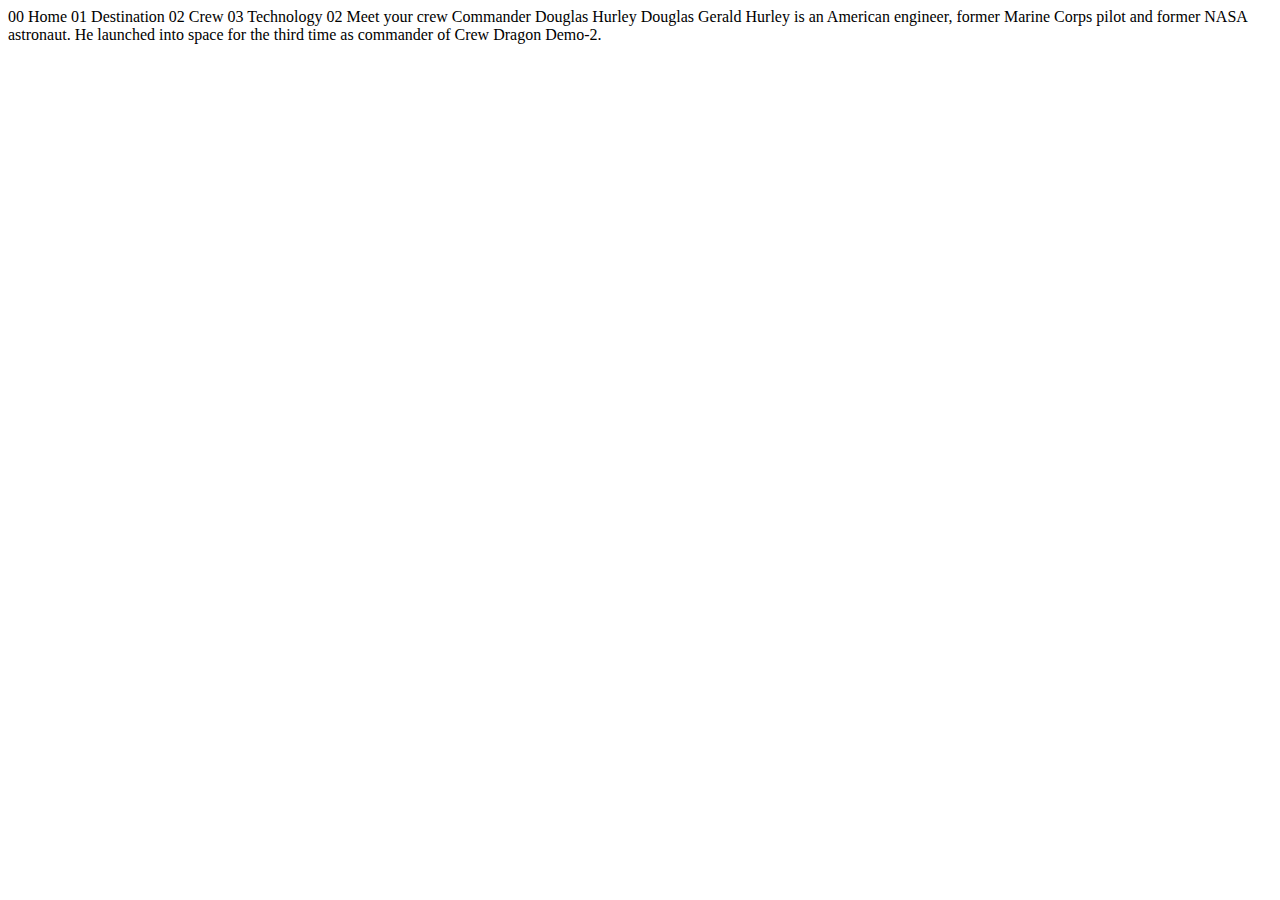
<file: crew-commander.html>
<!DOCTYPE html>
<html lang="en">
<head>
  <meta charset="UTF-8">
  <meta name="viewport" content="width=device-width, initial-scale=1.0">

  <link rel="icon" type="image/png" sizes="32x32" href="./assets/favicon-32x32.png">
  
  <title>Frontend Mentor | Space tourism website</title>
</head>
<body>

  00 Home
  01 Destination
  02 Crew
  03 Technology

  02 Meet your crew

  Commander
  Douglas Hurley

  Douglas Gerald Hurley is an American engineer, former Marine Corps pilot 
  and former NASA astronaut. He launched into space for the third time as 
  commander of Crew Dragon Demo-2.
</body>
</html>
</file>
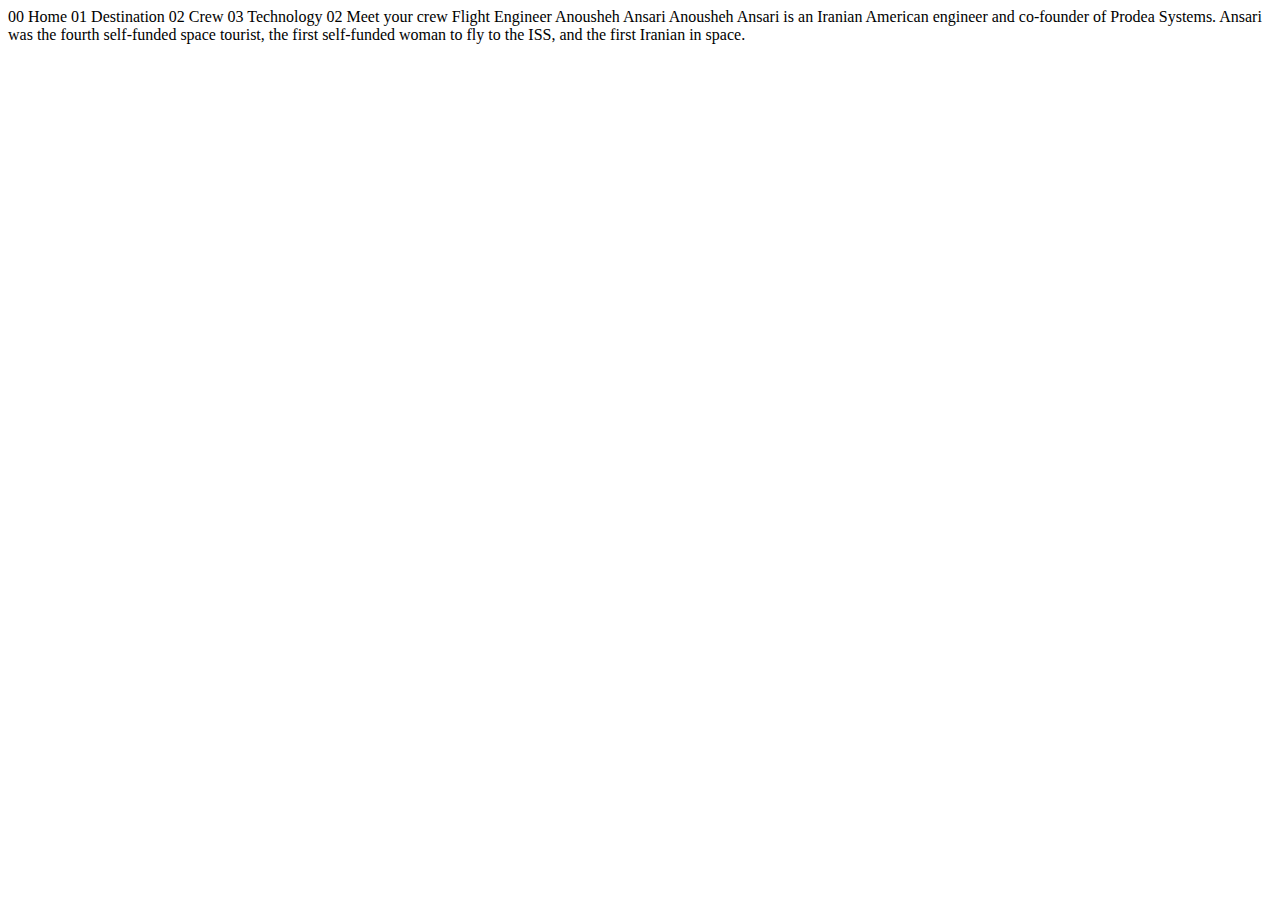
<file: crew-engineer.html>
<!DOCTYPE html>
<html lang="en">
<head>
  <meta charset="UTF-8">
  <meta name="viewport" content="width=device-width, initial-scale=1.0">

  <link rel="icon" type="image/png" sizes="32x32" href="./assets/favicon-32x32.png">
  
  <title>Frontend Mentor | Space tourism website</title>
</head>
<body>

  00 Home
  01 Destination
  02 Crew
  03 Technology

  02 Meet your crew

  Flight Engineer
  Anousheh Ansari

  Anousheh Ansari is an Iranian American engineer and co-founder of Prodea Systems. 
  Ansari was the fourth self-funded space tourist, the first self-funded woman to 
  fly to the ISS, and the first Iranian in space. 
</body>
</html>
</file>
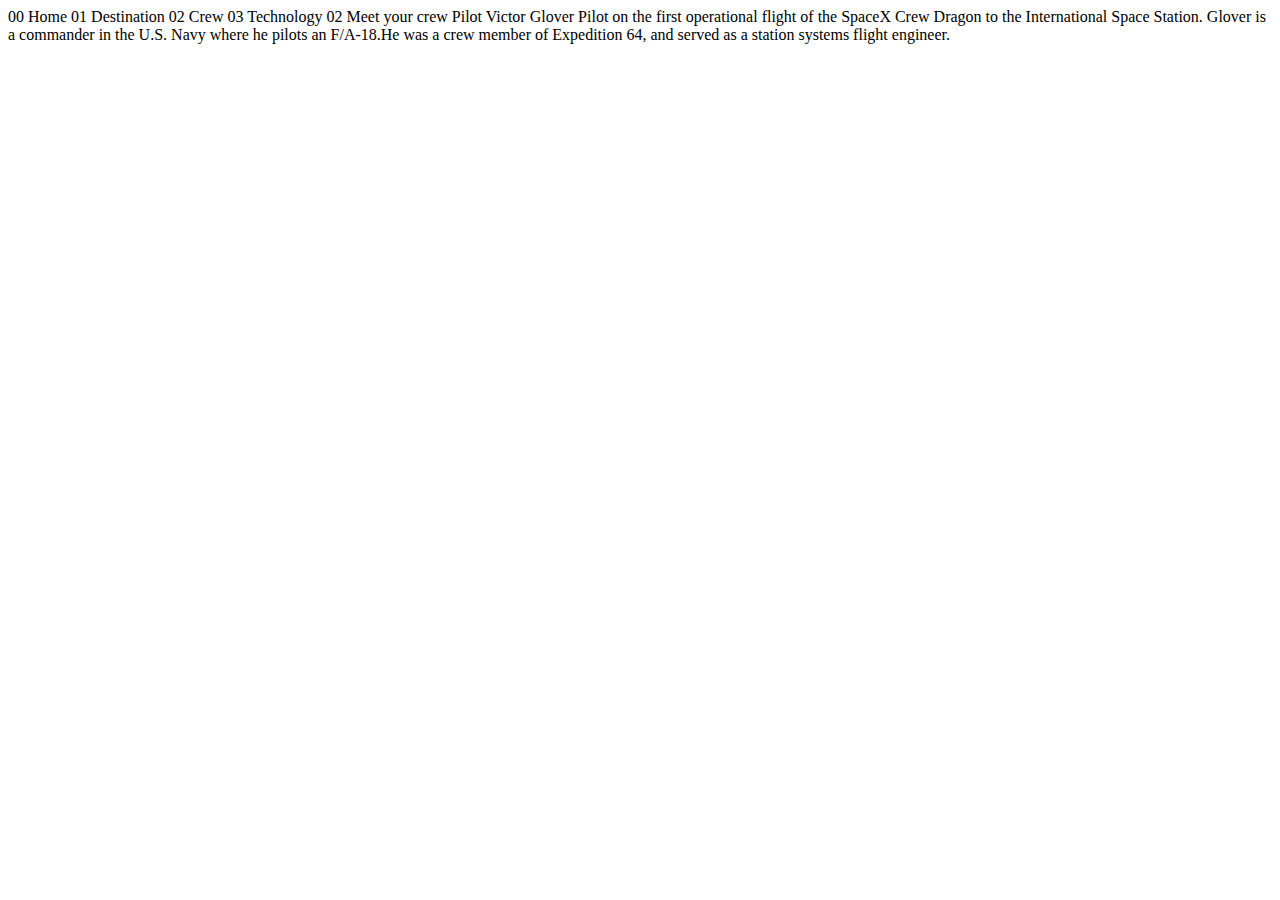
<file: crew-pilot.html>
<!DOCTYPE html>
<html lang="en">
<head>
  <meta charset="UTF-8">
  <meta name="viewport" content="width=device-width, initial-scale=1.0">

  <link rel="icon" type="image/png" sizes="32x32" href="./assets/favicon-32x32.png">
  
  <title>Frontend Mentor | Space tourism website</title>
</head>
<body>

  00 Home
  01 Destination
  02 Crew
  03 Technology

  02 Meet your crew

  Pilot
  Victor Glover

  Pilot on the first operational flight of the SpaceX Crew Dragon to the 
  International Space Station. Glover is a commander in the U.S. Navy where 
  he pilots an F/A-18.He was a crew member of Expedition 64, and served as a 
  station systems flight engineer. 
</body>
</html>
</file>
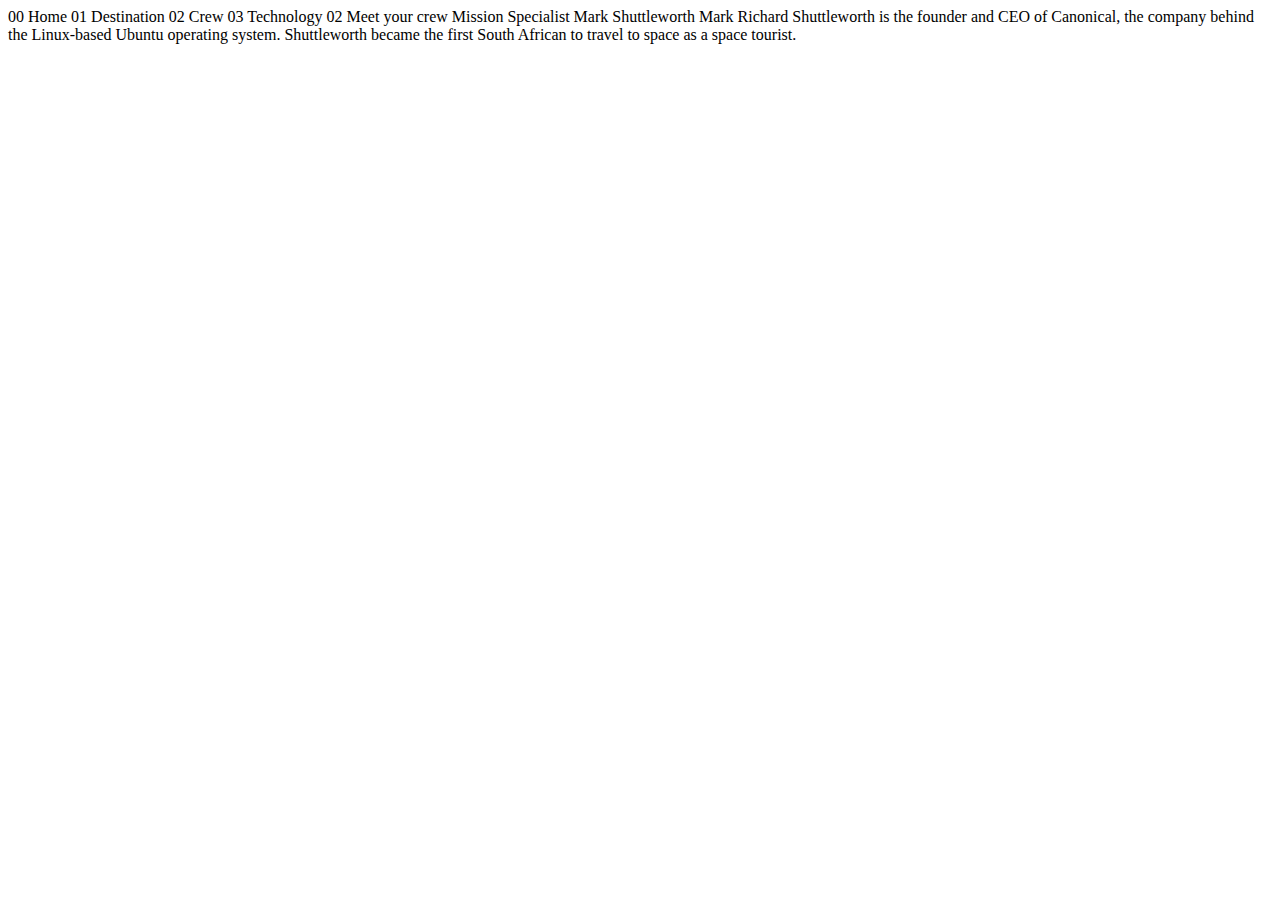
<file: crew-specialist.html>
<!DOCTYPE html>
<html lang="en">
<head>
  <meta charset="UTF-8">
  <meta name="viewport" content="width=device-width, initial-scale=1.0">

  <link rel="icon" type="image/png" sizes="32x32" href="./assets/favicon-32x32.png">
  
  <title>Frontend Mentor | Space tourism website</title>
</head>
<body>

  00 Home
  01 Destination
  02 Crew
  03 Technology

  02 Meet your crew

  Mission Specialist
  Mark Shuttleworth

  Mark Richard Shuttleworth is the founder and CEO of Canonical, the company behind 
  the Linux-based Ubuntu operating system. Shuttleworth became the first South 
  African to travel to space as a space tourist.
</body>
</html>
</file>
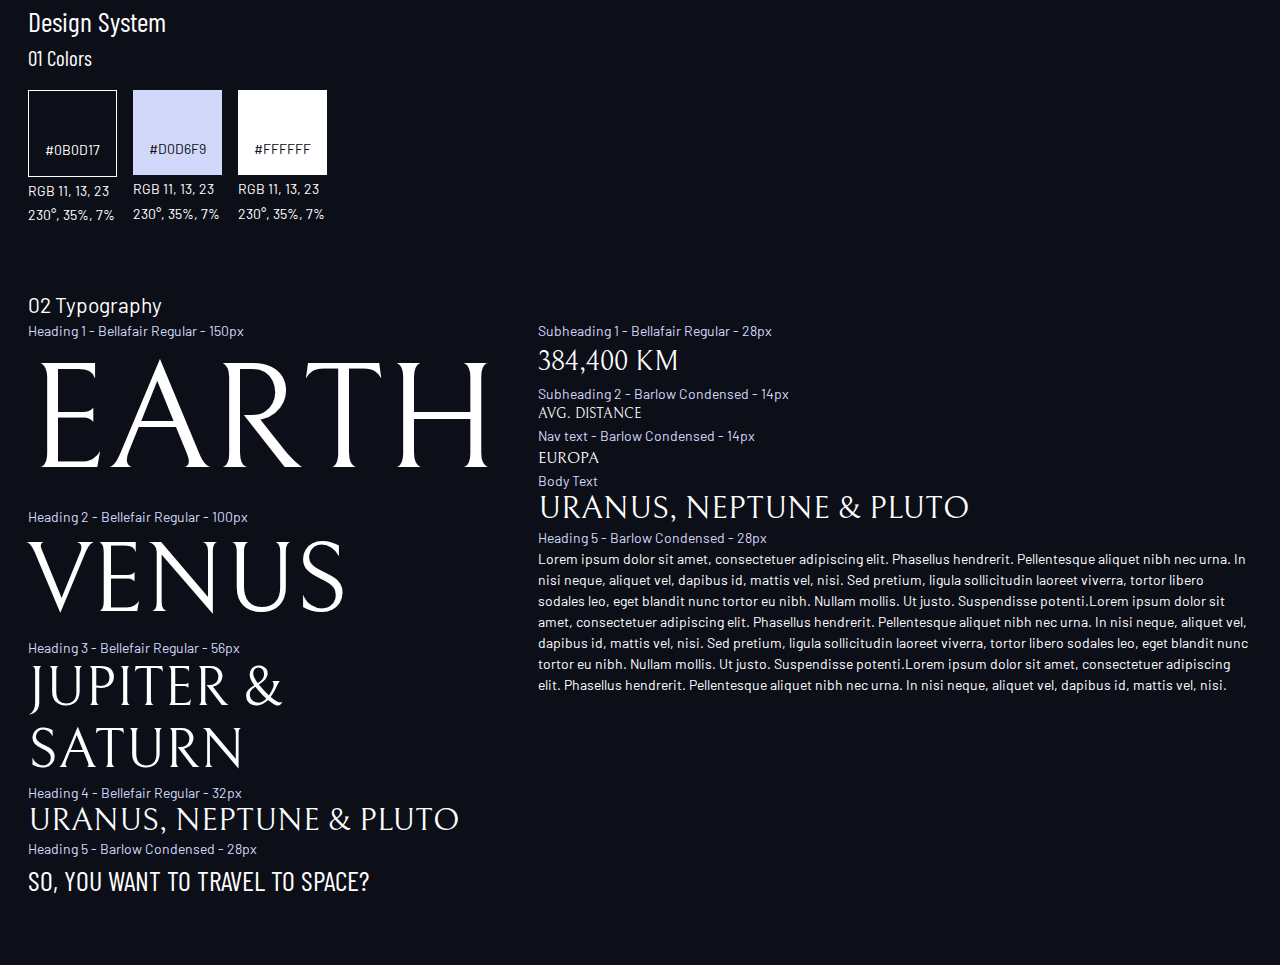
<file: design-system.html>
<!DOCTYPE html>
<html lang="en">

<head>
    <meta charset="UTF-8">
    <meta name="viewport" content="width=device-width, initial-scale=1.0">
    <title>Design System</title>
    <link rel="preconnect" href="https://fonts.googleapis.com">
    <link rel="preconnect" href="https://fonts.gstatic.com" crossorigin>
    <link
        href="https://fonts.googleapis.com/css2?family=Barlow+Condensed:wght@400;700&family=Barlow:wght@400;700&family=Bellefair&display=swap"
        rel="stylesheet">
    <link rel="stylesheet" href="index.css">
</head>

<body>
    <div class="container">
        <h1 class="ff-sans-cond">Design System</h1>
        <section class="grid" id="colors">
            <h2 class="ff-sans-cond"><span style="margin-right: 5px">01</span>Colors</h2>
            <div class="flex">
                <div class="grid" style="--gap: 0.2rem">
                    <div style="padding: 3rem 1rem 1rem; border: 1px solid white">
                        <span>#0B0D17</span>
                    </div>
                    <p>RGB 11, 13, 23</p>
                    <p>230°, 35%, 7%</p>
                </div>
                <div class="grid" style="--gap: 0.2rem">
                    <div class="bg-accent" style="padding: 3rem 1rem 1rem;">
                        <span class="text-dark">#D0D6F9</span>
                    </div>
                    <p>RGB 11, 13, 23</p>
                    <p>230°, 35%, 7%</p>
                </div>
                <div class="grid" style="--gap: 0.2rem">
                    <div class="bg-white" style="padding: 3rem 1rem 1rem;">
                        <span class="text-dark">#FFFFFF</span>
                    </div>
                    <p>RGB 11, 13, 23</p>
                    <p>230°, 35%, 7%</p>
                </div>
            </div>
        </section>

        <section id="typography" style="margin: 4rem 0;">
            <h2><span>02 </span>Typography</h2>
            <div class="flex" style="--gap: 2.5rem">
                <div style="flex-basis: 100;">
                    <div>
                        <p class="text-accent">Heading 1 - Bellafair Regular - 150px</p>
                        <p class="fs-900 ff-serif uppercase">Earth</p>
                    </div>
                    <div>
                        <p class="text-accent">Heading 2 - Bellefair Regular - 100px</p>
                        <p class="fs-800 ff-serif uppercase">Venus</p>
                    </div>
                    <div>
                        <p class="text-accent">Heading 3 - Bellefair Regular - 56px</p>
                        <p class="fs-700 ff-serif uppercase">Jupiter & Saturn</p>
                    </div>
                    <div>
                        <p class="text-accent">Heading 4 - Bellefair Regular - 32px</p>
                        <p class="fs-600 ff-serif uppercase">Uranus, Neptune & Pluto </p>
                    </div>
                    <div>
                        <p class="text-accent">Heading 5 - Barlow Condensed - 28px</p>
                        <p class="fs-500 ff-sans-cond uppercase">So, you want to travel to space?</p>
                    </div>
                </div>
                <div style="flex-basis: 100;">
                    <div>
                        <p class="text-accent">Subheading 1 - Bellafair Regular - 28px</p>
                        <p class="fs-500 ff-serif uppercase">384,400 km</p>
                    </div>
                    <div>
                        <p class="text-accent">Subheading 2 - Barlow Condensed - 14px</p>
                        <p class="fs-200 ff-serif uppercase">AVG. DISTANCE</p>
                    </div>
                    <div>
                        <p class="text-accent">Nav text - Barlow Condensed - 14px</p>
                        <p class="fs-300 ff-serif uppercase">EUROPA</p>
                    </div>
                    <div>
                        <p class="text-accent">Body Text</p>
                        <p class="fs-600 ff-serif uppercase">Uranus, Neptune & Pluto </p>
                    </div>
                    <div>
                        <p class="text-accent">Heading 5 - Barlow Condensed - 28px</p>
                        <p>Lorem ipsum dolor sit amet, consectetuer adipiscing elit. Phasellus hendrerit. Pellentesque aliquet nibh nec urna. In nisi neque, aliquet vel, dapibus id, mattis vel, nisi. Sed pretium, ligula sollicitudin laoreet viverra, tortor libero sodales leo, eget blandit nunc tortor eu nibh. Nullam mollis. Ut justo. Suspendisse potenti.Lorem ipsum dolor sit amet, consectetuer adipiscing elit. Phasellus hendrerit. Pellentesque aliquet nibh nec urna. In nisi neque, aliquet vel, dapibus id, mattis vel, nisi. Sed pretium, ligula sollicitudin laoreet viverra, tortor libero sodales leo, eget blandit nunc tortor eu nibh. Nullam mollis. Ut justo. Suspendisse potenti.Lorem ipsum dolor sit amet, consectetuer adipiscing elit. Phasellus hendrerit. Pellentesque aliquet nibh nec urna. In nisi neque, aliquet vel, dapibus id, mattis vel, nisi. </p>
                    </div>
                </div>
            </div>
        </section>
    </div>
</body>

</html>
</file>
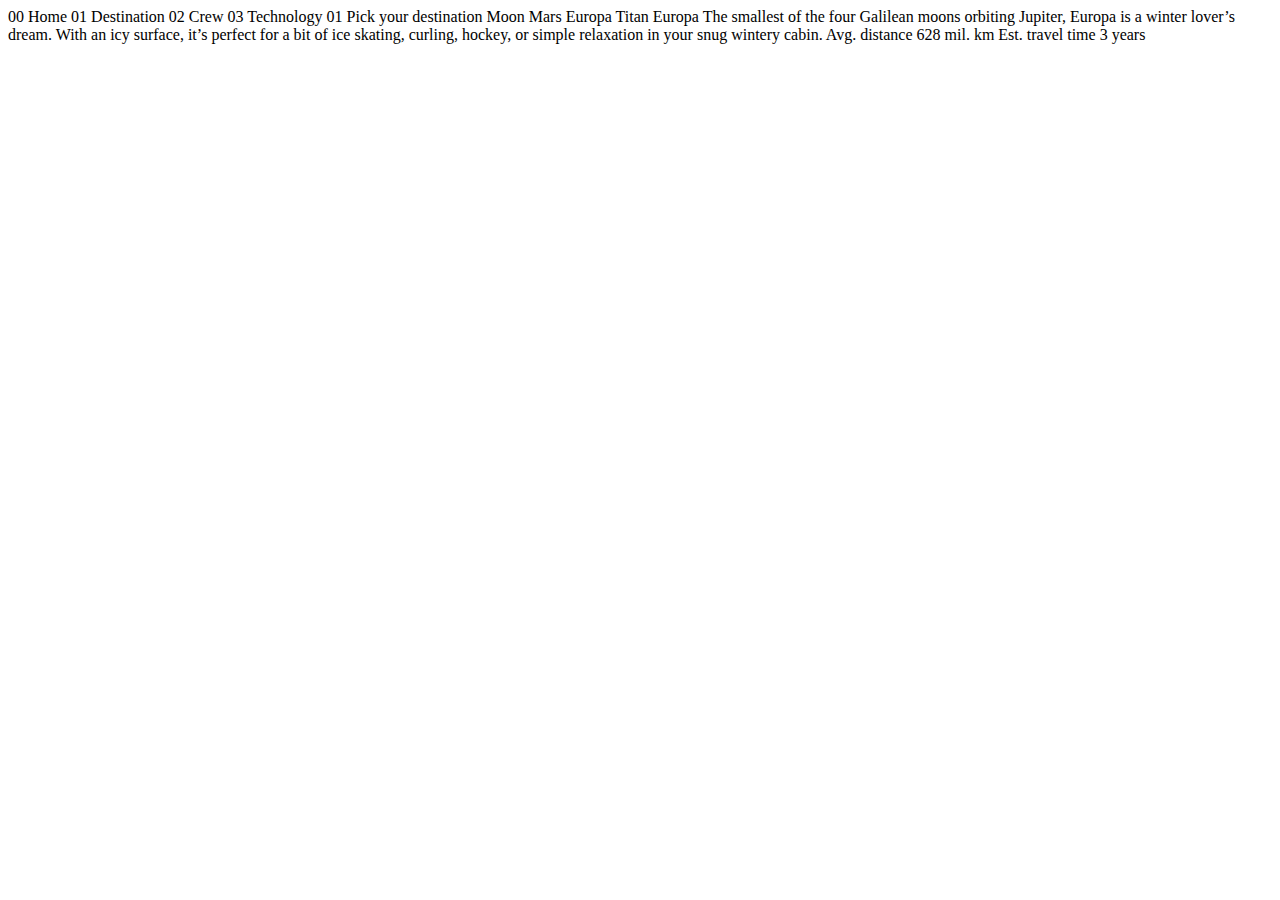
<file: destination-europa.html>
<!DOCTYPE html>
<html lang="en">
<head>
  <meta charset="UTF-8">
  <meta name="viewport" content="width=device-width, initial-scale=1.0">

  <link rel="icon" type="image/png" sizes="32x32" href="./assets/favicon-32x32.png">
  
  <title>Frontend Mentor | Space tourism website</title>
</head>
<body>

  00 Home
  01 Destination
  02 Crew
  03 Technology

  01 Pick your destination

  Moon
  Mars
  Europa
  Titan

  Europa

  The smallest of the four Galilean moons orbiting Jupiter, Europa is a 
  winter lover’s dream. With an icy surface, it’s perfect for a bit of 
  ice skating, curling, hockey, or simple relaxation in your snug 
  wintery cabin.

  Avg. distance
  628 mil. km

  Est. travel time
  3 years
</body>
</html>
</file>
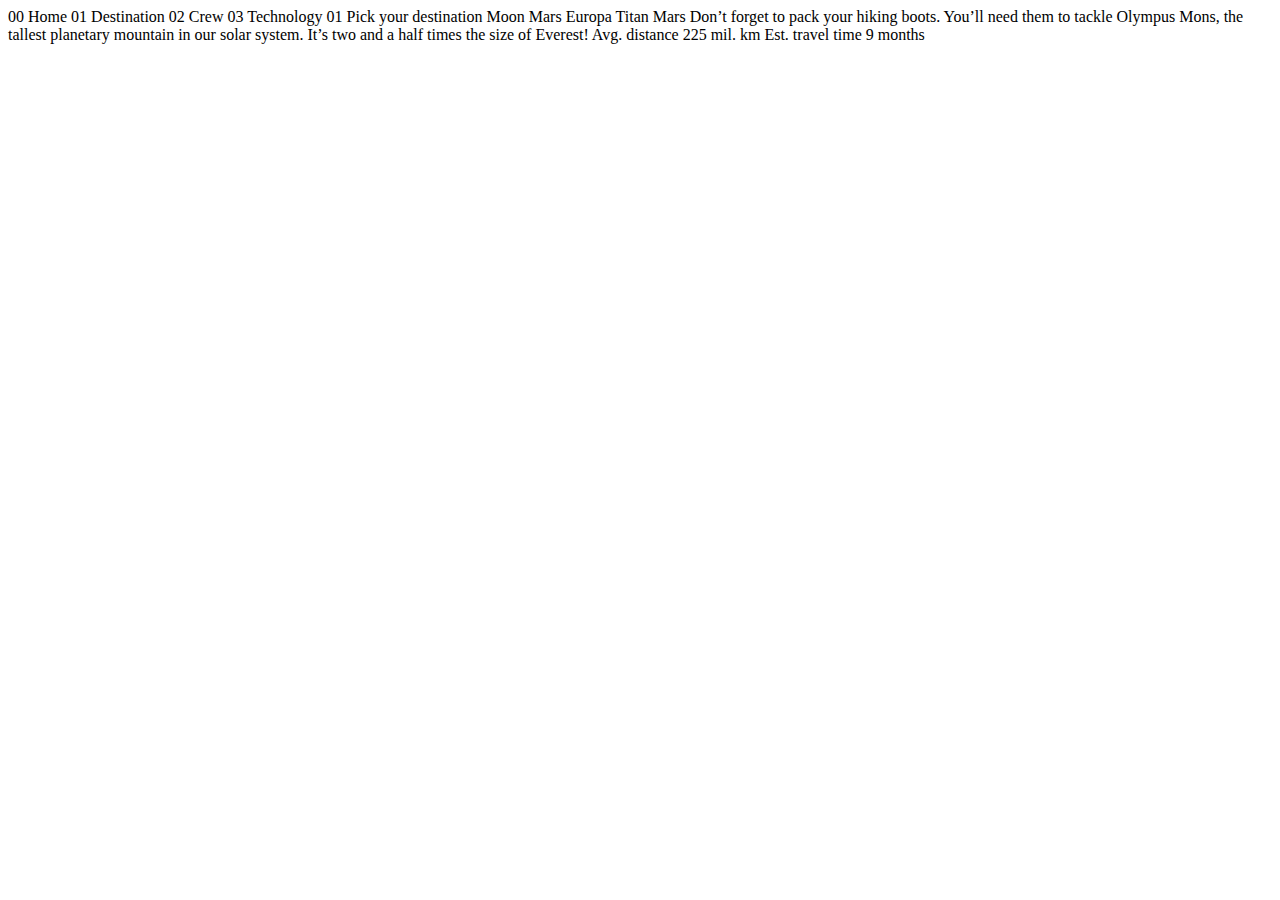
<file: destination-mars.html>
<!DOCTYPE html>
<html lang="en">
<head>
  <meta charset="UTF-8">
  <meta name="viewport" content="width=device-width, initial-scale=1.0">

  <link rel="icon" type="image/png" sizes="32x32" href="./assets/favicon-32x32.png">
  
  <title>Frontend Mentor | Space tourism website</title>
</head>
<body>

  00 Home
  01 Destination
  02 Crew
  03 Technology

  01 Pick your destination

  Moon
  Mars
  Europa
  Titan

  Mars

  Don’t forget to pack your hiking boots. You’ll need them to tackle Olympus Mons, 
  the tallest planetary mountain in our solar system. It’s two and a half times 
  the size of Everest!

  Avg. distance
  225 mil. km

  Est. travel time
  9 months
</body>
</html>
</file>
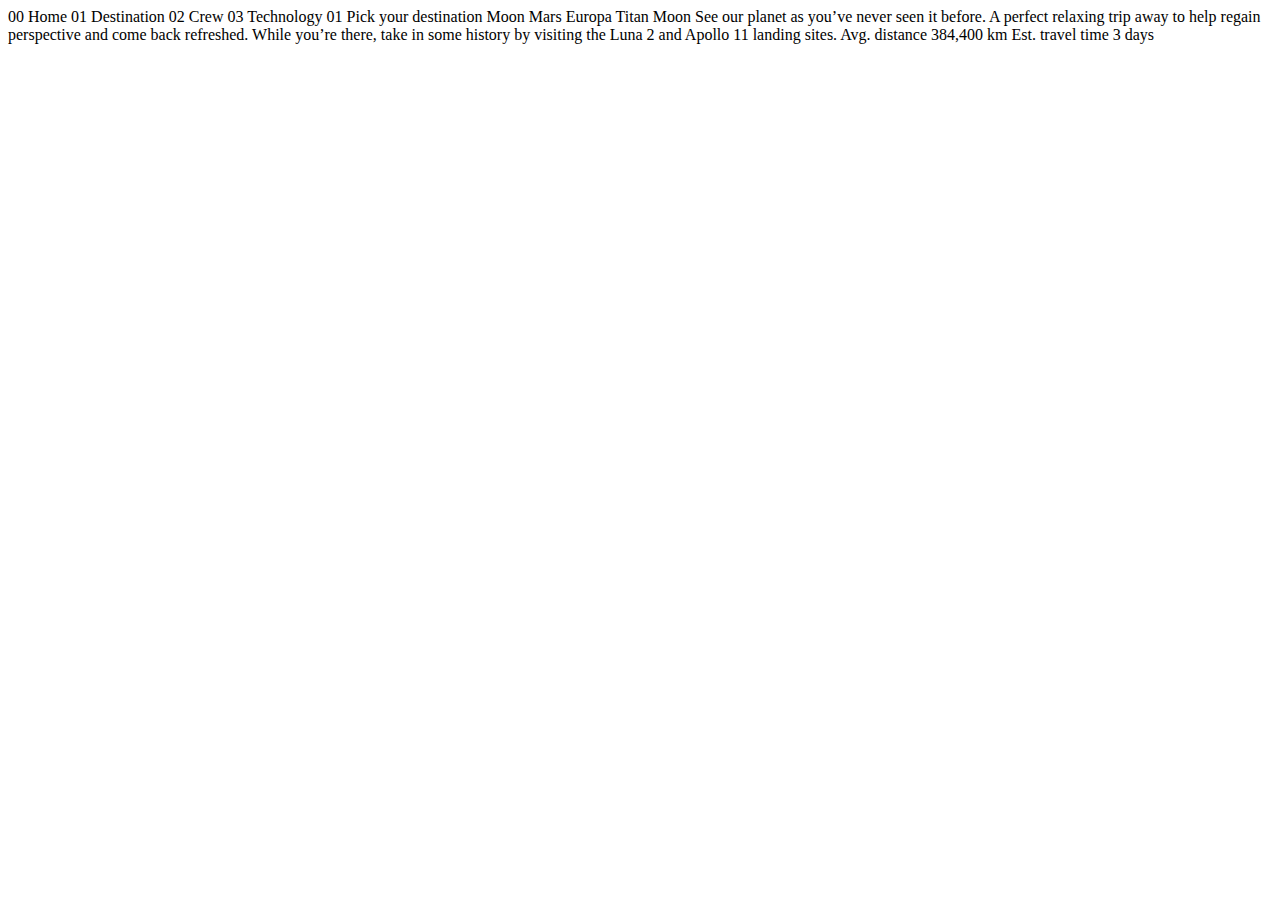
<file: destination-moon.html>
<!DOCTYPE html>
<html lang="en">
<head>
  <meta charset="UTF-8">
  <meta name="viewport" content="width=device-width, initial-scale=1.0">

  <link rel="icon" type="image/png" sizes="32x32" href="./assets/favicon-32x32.png">
  
  <title>Frontend Mentor | Space tourism website</title>
</head>
<body>

  00 Home
  01 Destination
  02 Crew
  03 Technology

  01 Pick your destination

  Moon
  Mars
  Europa
  Titan

  Moon

  See our planet as you’ve never seen it before. A perfect relaxing trip away to help 
  regain perspective and come back refreshed. While you’re there, take in some history 
  by visiting the Luna 2 and Apollo 11 landing sites.

  Avg. distance
  384,400 km

  Est. travel time
  3 days
</body>
</html>
</file>
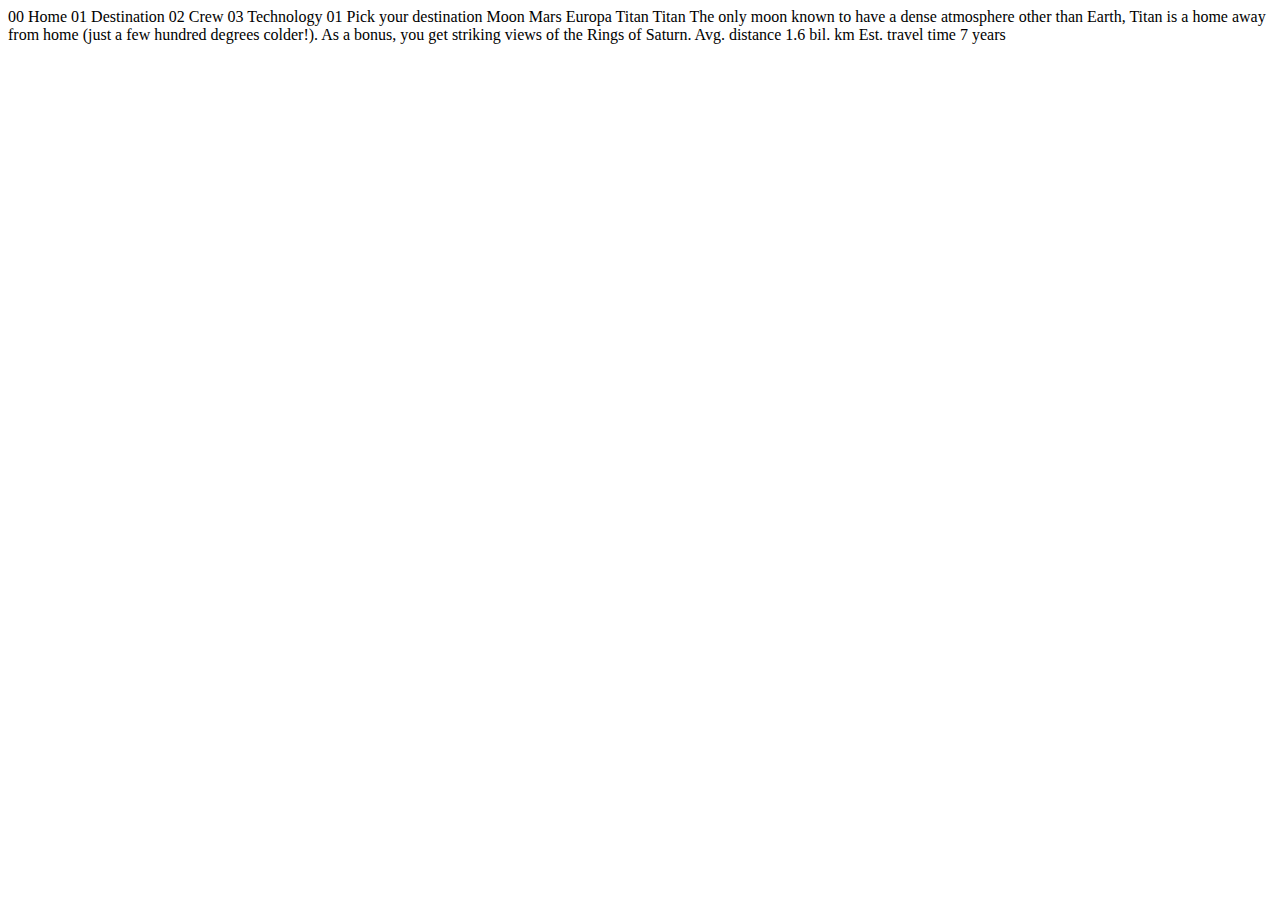
<file: destination-titan.html>
<!DOCTYPE html>
<html lang="en">
<head>
  <meta charset="UTF-8">
  <meta name="viewport" content="width=device-width, initial-scale=1.0">

  <link rel="icon" type="image/png" sizes="32x32" href="./assets/favicon-32x32.png">
  
  <title>Frontend Mentor | Space tourism website</title>
</head>
<body>

  00 Home
  01 Destination
  02 Crew
  03 Technology

  01 Pick your destination

  Moon
  Mars
  Europa
  Titan

  Titan

  The only moon known to have a dense atmosphere other than Earth, Titan 
  is a home away from home (just a few hundred degrees colder!). As a 
  bonus, you get striking views of the Rings of Saturn.

  Avg. distance
  1.6 bil. km

  Est. travel time
  7 years
</body>
</html>
</file>
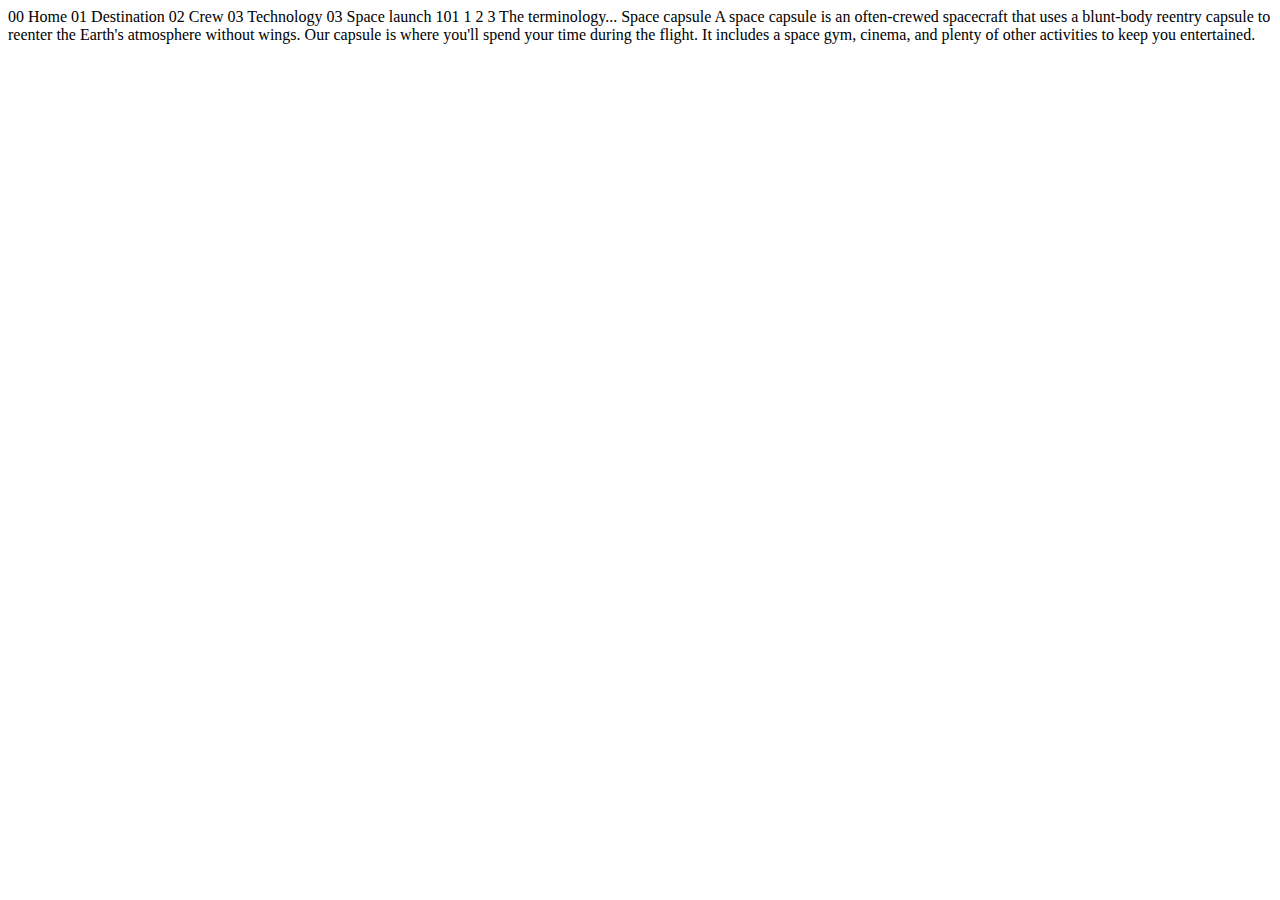
<file: technology-capsule.html>
<!DOCTYPE html>
<html lang="en">
<head>
  <meta charset="UTF-8">
  <meta name="viewport" content="width=device-width, initial-scale=1.0">

  <link rel="icon" type="image/png" sizes="32x32" href="./assets/favicon-32x32.png">
  
  <title>Frontend Mentor | Space tourism website</title>
</head>
<body>

  00 Home
  01 Destination
  02 Crew
  03 Technology

  03 Space launch 101

  1
  2
  3

  The terminology...
  Space capsule

  A space capsule is an often-crewed spacecraft that uses a blunt-body reentry 
  capsule to reenter the Earth's atmosphere without wings. Our capsule is where 
  you'll spend your time during the flight. It includes a space gym, cinema, 
  and plenty of other activities to keep you entertained.
</body>
</html>
</file>
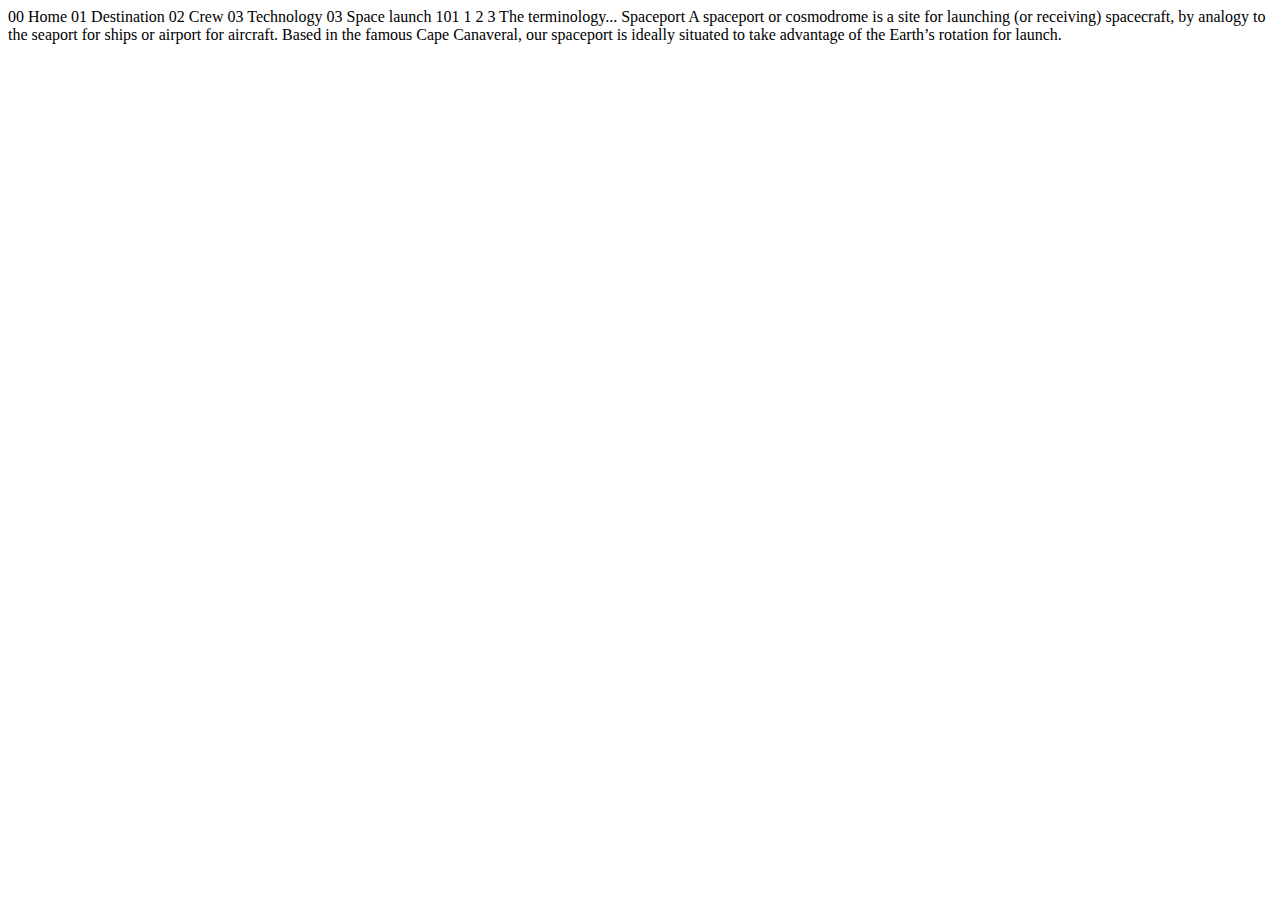
<file: technology-spaceport.html>
<!DOCTYPE html>
<html lang="en">
<head>
  <meta charset="UTF-8">
  <meta name="viewport" content="width=device-width, initial-scale=1.0">

  <link rel="icon" type="image/png" sizes="32x32" href="./assets/favicon-32x32.png">
  
  <title>Frontend Mentor | Space tourism website</title>
</head>
<body>

  00 Home
  01 Destination
  02 Crew
  03 Technology

  03 Space launch 101

  1
  2
  3

  The terminology...
  Spaceport

  A spaceport or cosmodrome is a site for launching (or receiving) spacecraft, 
  by analogy to the seaport for ships or airport for aircraft. Based in the 
  famous Cape Canaveral, our spaceport is ideally situated to take advantage 
  of the Earth’s rotation for launch.
</body>
</html>
</file>
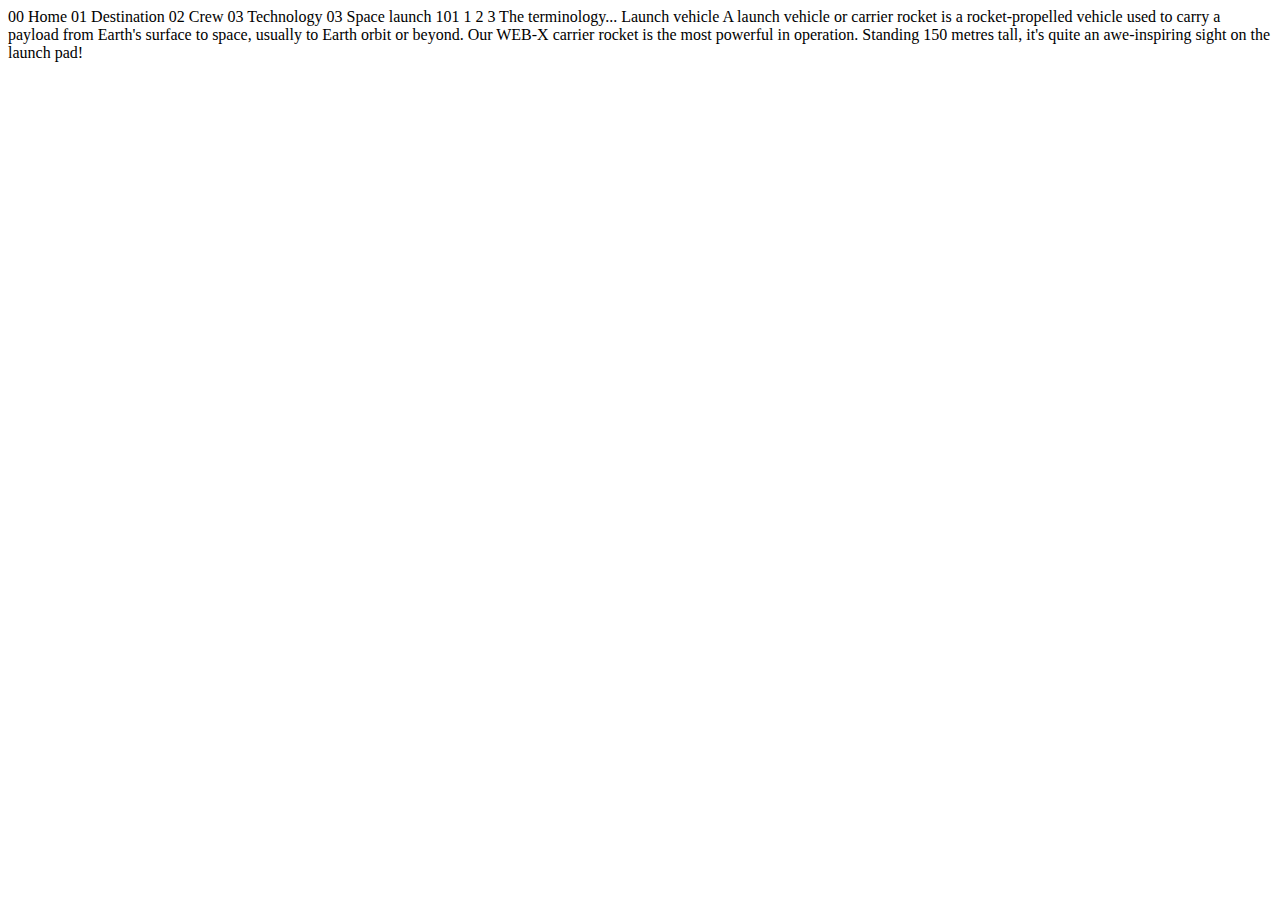
<file: technology-vehicle.html>
<!DOCTYPE html>
<html lang="en">
<head>
  <meta charset="UTF-8">
  <meta name="viewport" content="width=device-width, initial-scale=1.0">

  <link rel="icon" type="image/png" sizes="32x32" href="./assets/favicon-32x32.png">
  
  <title>Frontend Mentor | Space tourism website</title>
</head>
<body>

  00 Home
  01 Destination
  02 Crew
  03 Technology

  03 Space launch 101

  1
  2
  3

  The terminology...
  Launch vehicle

  A launch vehicle or carrier rocket is a rocket-propelled vehicle used to carry a 
  payload from Earth's surface to space, usually to Earth orbit or beyond. Our 
  WEB-X carrier rocket is the most powerful in operation. Standing 150 metres tall, 
  it's quite an awe-inspiring sight on the launch pad!
</body>
</html>
</file>
<file: index.css>
/* ---------------- */
/* Custom Properties */
/*------------------*/
:root {
    /* color */
    --clr-dark: 230 35% 7%;
    --clr-accent: 231 77% 90%;
    --clr-white: 0 0% 100%;
    
    /* fonts */
    /* take pixel size and divide by 16 */
    --fs-900: 9.375rem;
    --fs-800: 6.25rem;
    --fs-700: 3.5rem;
    --fs-600: 2rem;
    --fs-500: 1.75rem;
    --fs-400: 1.125rem;
    --fs-300: 1rem;
    --fs-200: 0.875rem;

    /*font families */
    --ff-serif: "Bellefair", serif;
    --ff-sans-cond: "Barlow Condensed", sans-serif;
    --ff-sans-normal: "Barlow", sans-serif;


}


/* ---------------- */
/* Resets            */
/*------------------*/

/* Box Sizing */

*,
*::before,
*::after {
    box-sizing: border-box;
}

/* Reset Margins */
body,
h1,
h2,
h3,
h4,
h5,
h6,
p,
figure,
picture {
    margin: 0;
}

h1,
h2,
h3,
h4,
h5,
h6,
p {
    font-weight: 400;
}

/* body setup */

body {
    font-family: var(--ff-sans-normal);
    background-color: hsl(var(--clr-dark));
    color: hsl(var(--clr-white));
    font-size: var(--fs-200);
    line-height: 1.5;
    min-height: 100vh;
}

/* Make images easier to work with */
img, picture {
    max-width: 100%;
    display: block;
}

/* make forms easier to work with */
input,
button,
textarea,
select {
    font: inherit;
}

/* remove animations for people who have turned them off */
@media(prefers-reduced-motion: reduce)
{
    *,
    *::before,
    *::after {
        animation-duration: 0 !important;
        animation-iteration-count: 1 !important;
        transition-duration: 0.01ms !important;
        scroll-behavior: auto !important;
    }
}

/* ---------------- */
/* Utility class    */
/*------------------*/
.flex {
    display: flex;
    gap: var(--gap, 1rem)
}

.grid {
    display: grid;
    gap: var(--gap, 1rem)
}

.container {
    max-width: 80rem;
    padding-inline: 2em;
    margin-inline: auto;
}

.sr-only {
    position: absolute;
    width: 1px;
    height: 1px;
    padding: 0;
    margin: -1px;
    overflow: hidden;
    clip: rect(0,0,0,0);
    white-space: nowrap;
    border: 0;
}

/* colors */

.bg-dark {
    background-color: hsl(var(--clr-dark));
}

.bg-accent {
    background-color: hsl(var(--clr-accent))
}

.bg-white {
    background-color: hsl(var(--clr-white))
}

.text-dark {
    color: hsl(var(--clr-dark));
}

.text-accent {
    color: hsl(var(--clr-accent));
}

.text-white {
    color: hsl(var(--clr-white))
}


/* typography */
.ff-serif {font-family: var(--ff-serif);}
.ff-sans-cond {font-family: var(--ff-sans-cond); }
.ff-sans.normal {font-family: var(--ff-sans-normal); }

.letter-spacing-1 {letter-spacing: 4.75px;}
.letter-spacing-2 {letter-spacing: 2.7px;}
.letter-spacing-3 {letter-spacing: 2.35px;}

.uppercase {text-transform: uppercase; }

.fs-900 {font-size: var(--fs-900);}
.fs-800 {font-size: var(--fs-800);}
.fs-700 {font-size: var(--fs-700);}
.fs-600 {font-size: var(--fs-600);}
.fs-500 {font-size: var(--fs-500);}
.fs-400 {font-size: var(--fs-400);}
.fs-300 {font-size: var(--fs-300);}
.fs-200 {font-size: var(--fs-200);}

.fs-900,
.fs-800,
.fs-700,
.fs-600 {
    line-height: 1.1;
}
</file>
